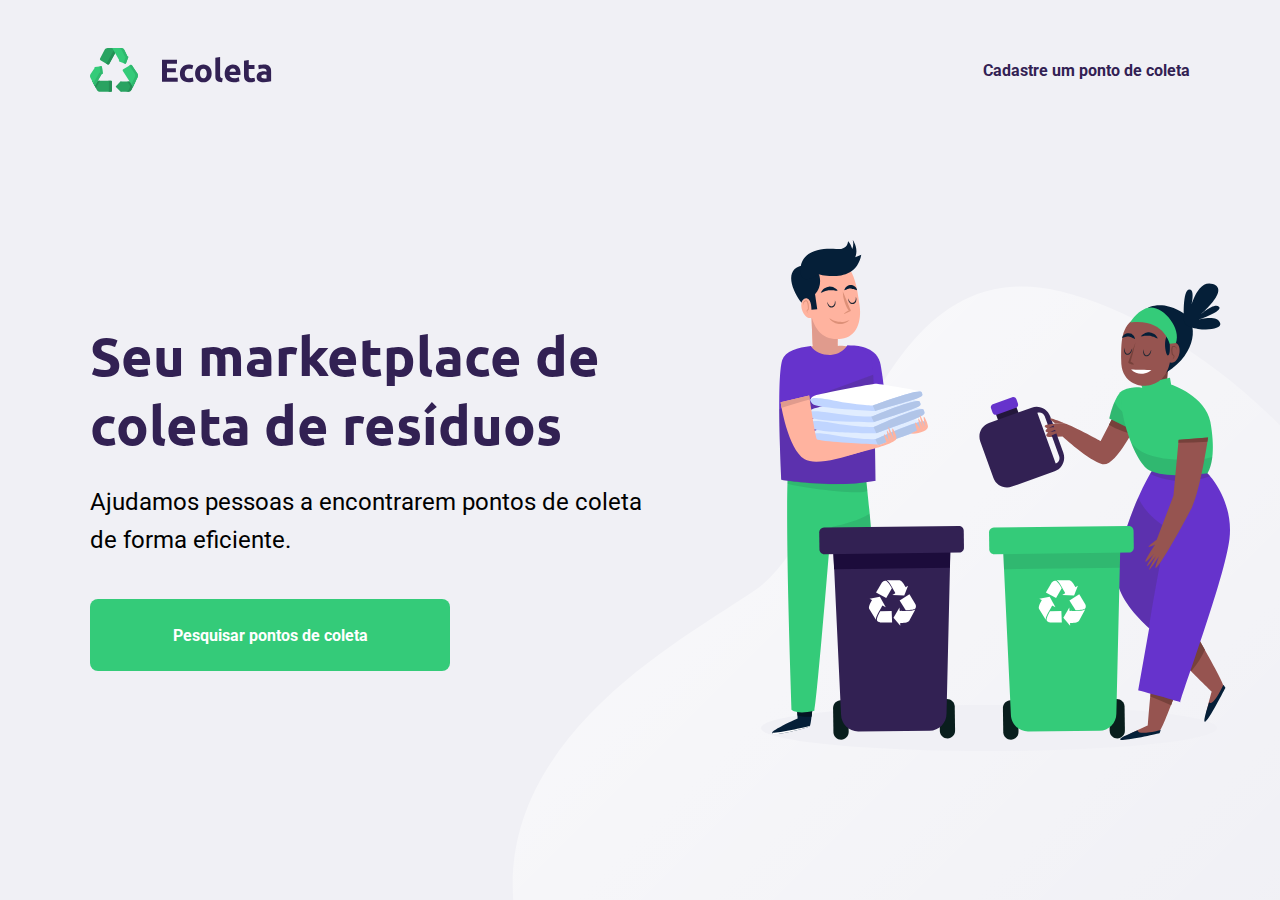
<file: index.html>
<!DOCTYPE html>
<html lang="pt-br">
<head>
  <link rel="preconnect" href="https://fonts.googleapis.com">
  <link rel="preconnect" href="https://fonts.gstatic.com" crossorigin>
  <meta charset="UTF-8">
  <meta http-equiv="X-UA-Compatible" content="IE=edge">
  <meta name="viewport" content="width=device-width, initial-scale=1.0">
  <link rel="shortcut icon" href="./assets/baterias.svg" type="image/x-icon">
  <title>Ecoleta</title>

  <link href="https://fonts.googleapis.com/css2?family=Roboto&family=Ubuntu:wght@700&display=swap" rel="stylesheet">
  <link rel="stylesheet" href="./styles/main.css">
  <link rel="stylesheet" href="./styles/home.css">
  <link rel="stylesheet" href="./styles/responsive.css">

</head>
<body>

  <div id="page-home">

    <div class="content">
      
      <header>
        <img src="./assets/logo.svg" alt="Logomarca">
        <a href="./create-point.html">
          Cadastre um ponto de coleta</a>
      </header>
      
      <main>
        
        <h1>Seu marketplace de coleta de resíduos</h1>

        <p>Ajudamos pessoas a encontrarem pontos de coleta de forma eficiente.</p>

        <a href="#"><strong>Pesquisar pontos de coleta</strong></a>

      </main>
    
    </div>
  </div>
</body>
</html>
</file>
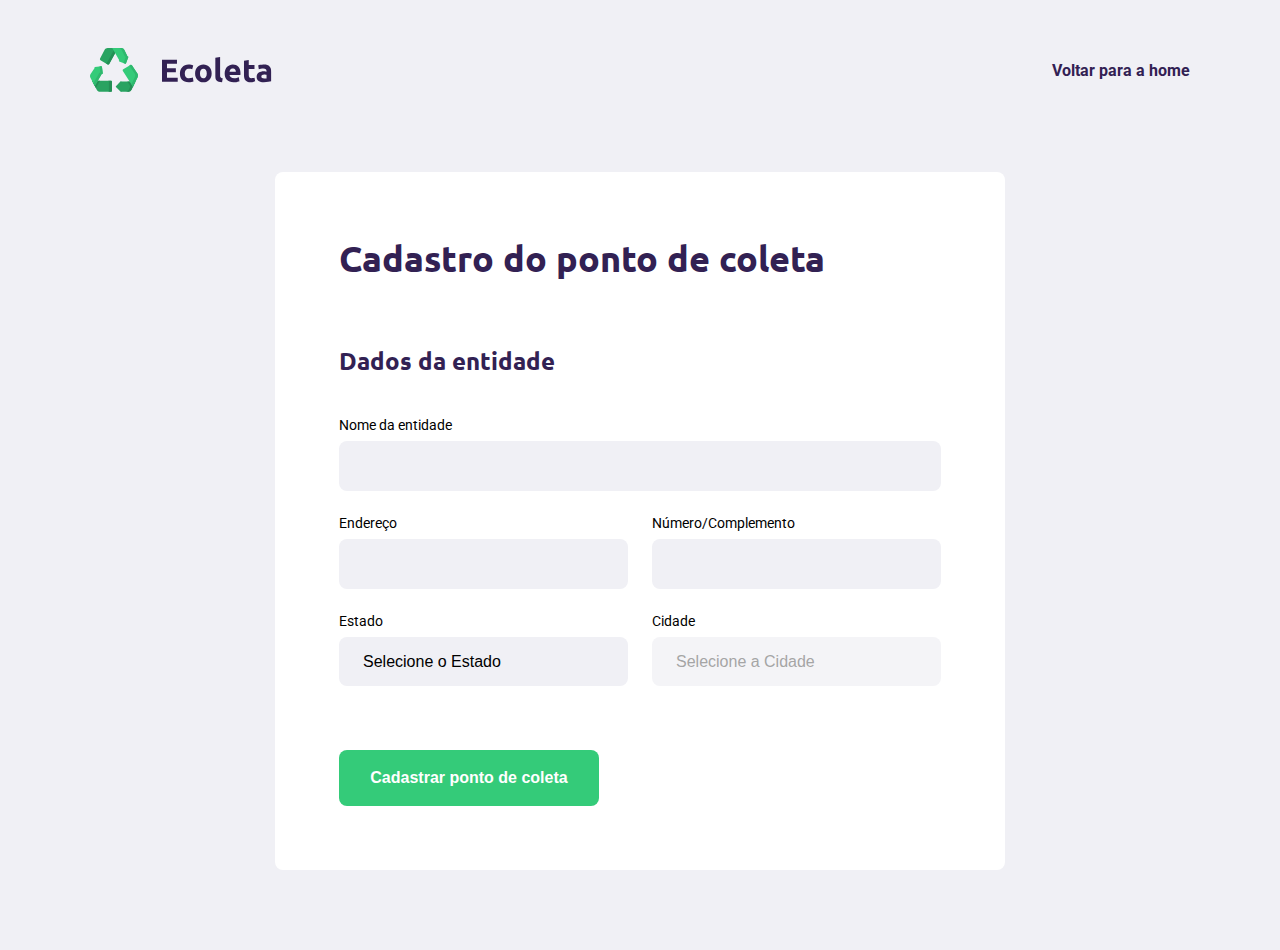
<file: create-point.html>
<!DOCTYPE html>
<html lang="pt-br">
<head>
  <link rel="preconnect" href="https://fonts.googleapis.com">
  <link rel="preconnect" href="https://fonts.gstatic.com" crossorigin>
  <meta charset="UTF-8">
  <meta http-equiv="X-UA-Compatible" content="IE=edge">
  <meta name="viewport" content="width=device-width, initial-scale=1.0">
  <link rel="shortcut icon" href="./assets/baterias.svg" type="image/x-icon">
  <title>Criar um ponto de coleta</title>

  <link href="https://fonts.googleapis.com/css2?family=Roboto&family=Ubuntu:wght@700&display=swap" rel="stylesheet">
  <link rel="stylesheet" href="./styles/main.css">
  <link rel="stylesheet" href="./styles/create-point.css">
  <link rel="stylesheet" href="./styles/responsive.css">

</head>
<body>

  <div id="page-create-point">

      <header>
        <img src="./assets/logo.svg" alt="Logomarca">
        <a href="./index.html">
          Voltar para a home</a>
      </header>

      <form action="">

        <h1>Cadastro do ponto de coleta</h1>

        <fieldset>

          <legend>
             <h2>Dados da entidade</h2>
          </legend>

          <div class="field">
            <label for="name">Nome da entidade</label>
            <input type="text" name="name">
          </div>
          
          <div class="field-group">
            <div class="field">
              <label for="address">Endereço</label>
              <input type="text" name="address">
            </div>
            <div class="field">
              <label for="address2">Número/Complemento</label>
              <input type="text" name="address2">
            </div>
          </div>

          
          <div class="field-group">
            <div class="field">
              <label for="state">Estado</label>
              <select name="uf">
                <option value="">Selecione o Estado</option>
              </select>

              <input type="hidden" name="state">
            </div>
            <div class="field">
              <label for="city">Cidade</label>
              <select name="city" disabled>
                <option value="">Selecione a Cidade</option>
              </select>
            </div>
          </div>
        </fieldset>
          <button type="submit">Cadastrar ponto de coleta</button>
      </form>
  </div>
  <script src="./scripts/create-point.js"></script>
</body>
</html>
</file>
<file: styles/main.css>
@charset "UTF-8";

:root {
  --primary-color: #34cb79;
  --title-color: #322153;
}

* {
  margin: 0;
  padding: 0;
}

html {
  font-family: 'Roboto', sans-serif;
}

body {
  background: #f0f0f5;
  -webkit-font-smoothing: antialiased;
}

a {
  text-decoration: none;
}

h1, h2, h3, h4, h5, h6 {
  font-family: Ubuntu, sans-serif;
  color: var(--title-color);
}
</file>
<file: styles/home.css>
#page-home {
  height: 100vh;
  background: url('../assets/home-background.svg') no-repeat;
  background-position: 40vw bottom;
}

#page-home .content {
  width: 90%;
  max-width: 1100px;
  height: 100%;

  margin: 0 auto;

  display: flex;
  flex-direction: column;
}

#page-home header {
  margin-top: 48px;

  display: flex;
  align-items: center;
  justify-content: space-between;
}

#page-home header a {
  display: flex;

  color: var(--title-color);
  font-weight: 700;
}

#page-home header a span {
  margin-right: 16px;
  display: flex;

  background-image: url('../assets/log-in.svg');

  width: 20px;
  height: 20px;
}

#page-home main {
  max-width: 560px;

  flex: 1;

  display: flex;
  flex-direction: column;
  justify-content: center;
}

#page-home main h1 {
  font-size: 54px;
  color: var(--title-color);
}

#page-home main p {
  font-size: 24px;
  line-height: 38px; 
  margin-top: 24px;
}

#page-home main a {
  width: 100%;
  max-width: 360px;
  height: 72px;

  border-radius: 8px;

  display: flex;
  align-items: center;

  margin-top: 40px;

  background: var(--primary-color);

  transition: 400ms;

}

#page-home main a:hover {
  background-color: #2fb86c;
}

#page-home main a span {
  width: 72px;
  height: 72px;

  border-top-left-radius: 8px;
  border-bottom-left-radius: 8px;

  background-color: rgba(0, 0, 0, 0.08);

  display: flex;
  align-items: center;
  justify-content: center;
}

#page-home main a span::after {
  content: "";
  background-image: url("../assets/search.svg");

  width: 20px;
  height: 20px;
}

#page-home main a strong {
  color: white;

  flex: 1;
  text-align: center;
}
</file>
<file: styles/responsive.css>
@media (max-width: 930px) {
  #page-home {
    background-position-x: 70vw;
  }

  #page-home .content {
    align-items: center;
    text-align: center;
  }

  #page-home header a {
    position: absolute;
    bottom: 48px;

    left: 50%;
    transform: translateX(-50%);
  }

  #page-home main {
    align-items: center;
  }
}

@media (min-width: 1700px) {
  #page-home {
    background-position-x: 40vw;
  }
}

@media (max-height: 760px) {
  #page-home {
    background-position-y: 200px;
  }
}
</file>
<file: styles/create-point.css>
#page-create-point {
  width: 90%;
  max-width: 1100px;

  margin: 0 auto;
}

#page-create-point header {
  margin-top: 48px;
  display: flex;
  justify-content: space-between;
  align-items: center;
}

#page-create-point header a {
  color: var(--title-color);
  font-weight: bold;

  display: flex;
  align-items: center;
}

#page-create-point header a span {
  margin-right: 16px;
  background-image: url('../assets/arrow-left.svg');

  display: flex;

  width: 20px;
  height: 24px;
}

form {
  background-color: white;

  margin: 80px auto;
  padding: 64px;

  border-radius: 8px;

  max-width: 730px;

  box-sizing: border-box;
}

form h1 {
  font-size: 36px;
}

form fieldset {
  margin-top: 64px;

  border: none;
}

form legend {
  margin-bottom: 40px;
}

form legend h2 {
  font-size: 24px;
}

form .field {
  flex: 1;

  display: flex;
  flex-direction: column;

  margin-bottom: 24px;
}

form .field-group {
  display: flex;
}

form input,
form select {
  background-color: #f0f0f5;

  border: 0;
  padding: 16px 24px;
  font-size: 16px;

  border-radius: 8px;

  outline: none;
}

form select {
  -webkit-appearance: none;
  -moz-appearance: none;
  appearance: none;
}

form label {
  font-size: 14px;
  margin-bottom: 8px;
}

form .field-group .field + .field {
  margin-left: 24px;
}

form button {
  width: 260px;
  height: 56px;

  background-color: var(--primary-color);
  border-radius: 8px;

  color: white;
  font-weight: bold;
  font-size: 16px;

  border: none;

  margin-top: 40px;
  transition: 400ms;
}

form button:hover {
  background-color: #2fb86e;
}
</file>
